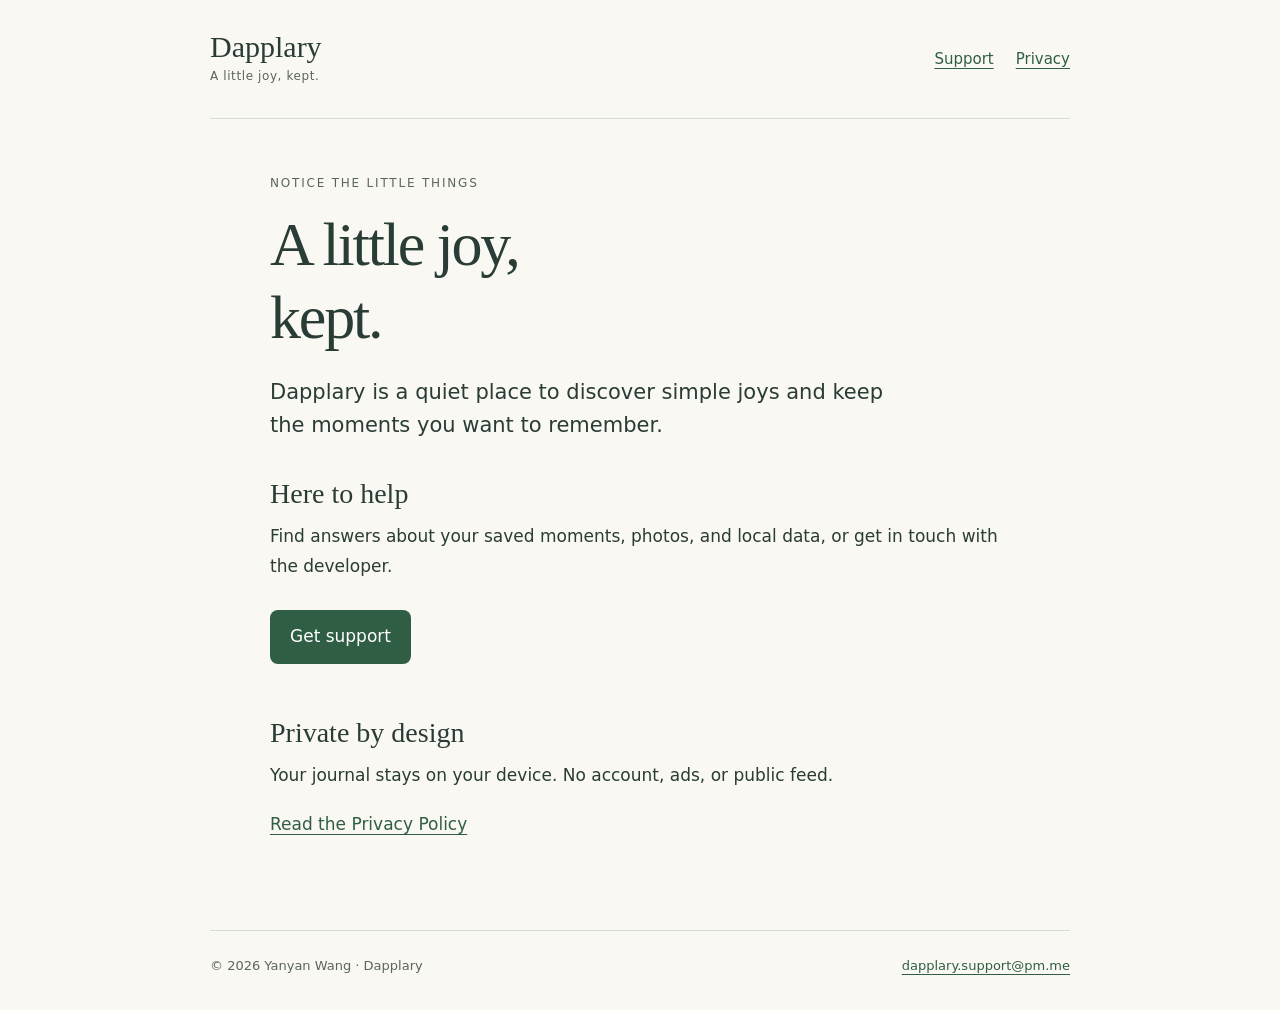
<file: index.html>
<!doctype html>
<html lang="en"><head><meta charset="utf-8"><meta name="viewport" content="width=device-width,initial-scale=1"><meta name="description" content="Official support and privacy information for Dapplary, a private place for life's little joys."><meta name="referrer" content="no-referrer"><title>Help & Privacy · Dapplary</title><link rel="stylesheet" href="styles.css"></head>
<body><a class="skip" href="#main">Skip to content</a><header><a class="brand" href="index.html">Dapplary<span>A little joy, kept.</span></a><nav aria-label="Main"><a href="support.html">Support</a><a href="privacy.html">Privacy</a></nav></header><main id="main"><p class="eyebrow">Notice the little things</p><h1>A little joy,<br>kept.</h1><p class="intro">Dapplary is a quiet place to discover simple joys and keep the moments you want to remember.</p><h2>Here to help</h2><p>Find answers about your saved moments, photos, and local data, or get in touch with the developer.</p><a class="button" href="support.html">Get support</a><h2>Private by design</h2><p>Your journal stays on your device. No account, ads, or public feed.</p><p><a href="privacy.html">Read the Privacy Policy</a></p></main><footer><span>© 2026 Yanyan Wang · Dapplary</span><a href="mailto:dapplary.support@pm.me">dapplary.support@pm.me</a></footer></body></html>
</file>
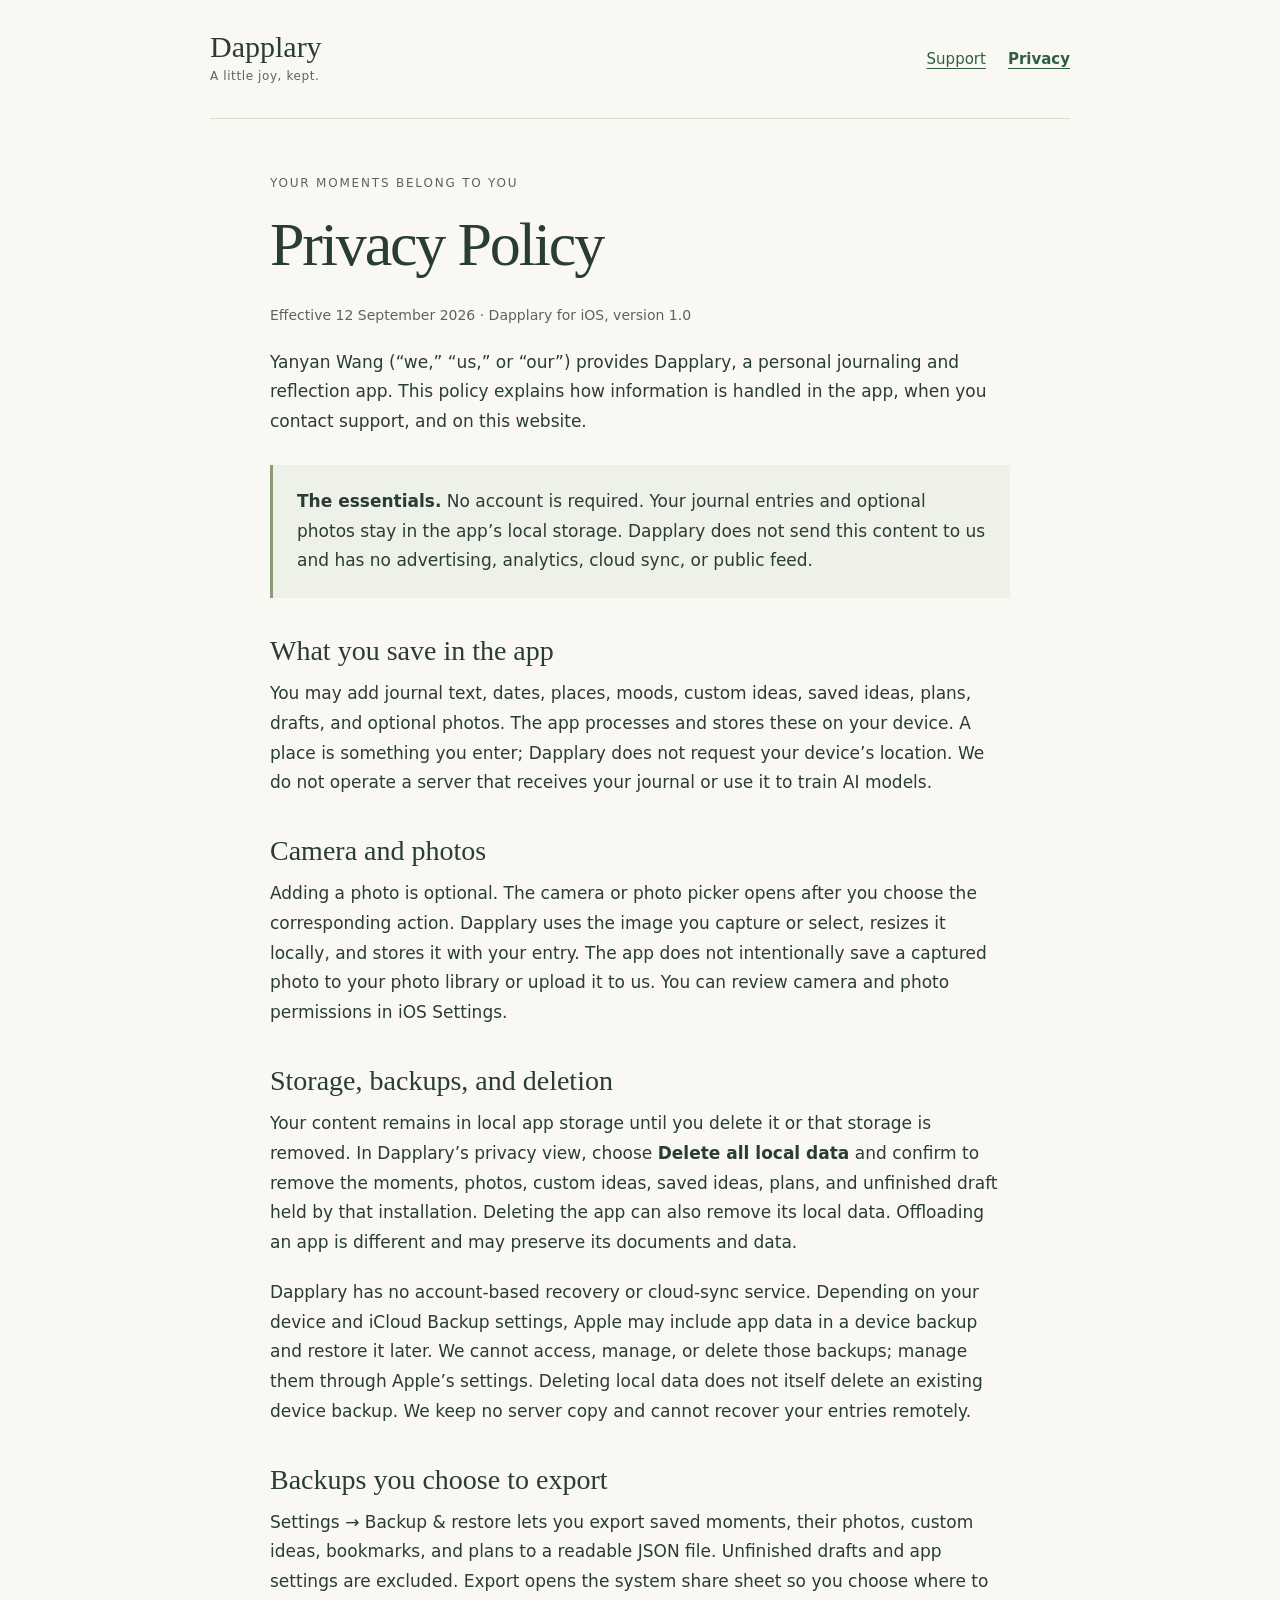
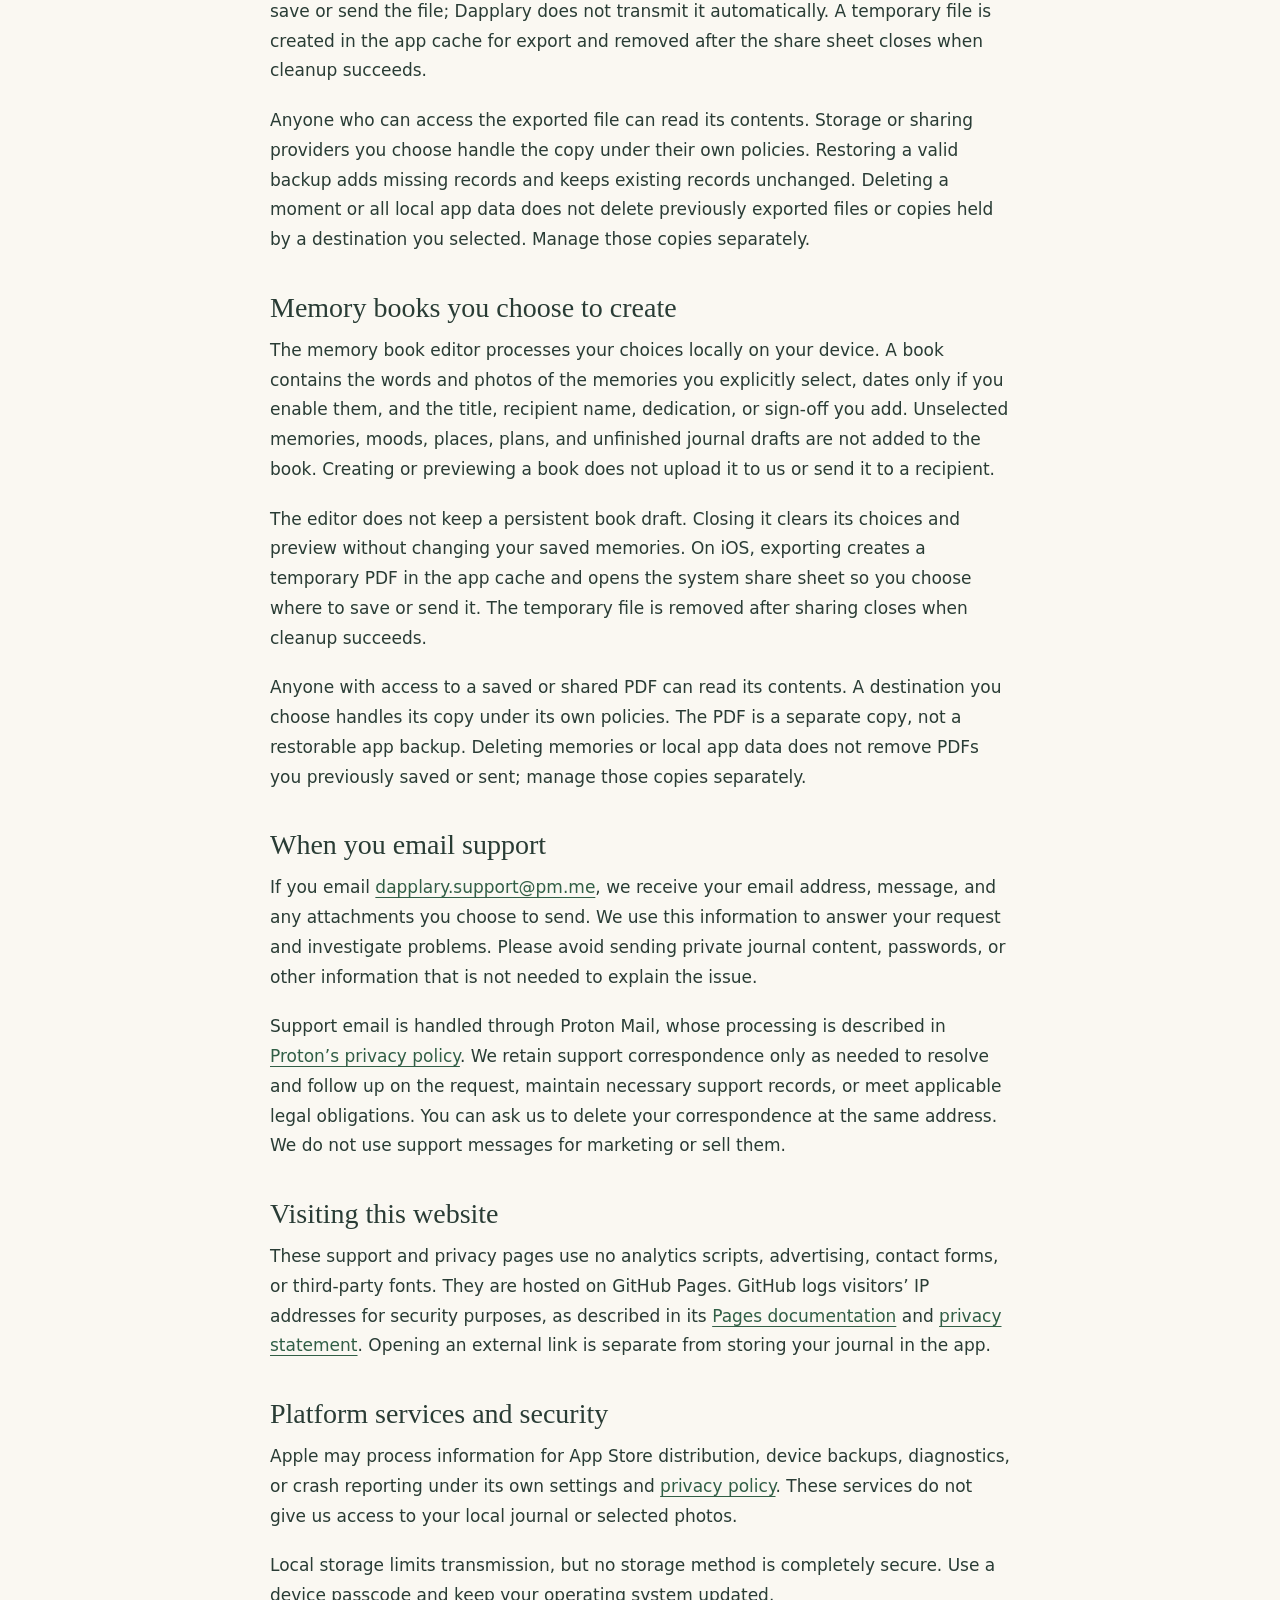
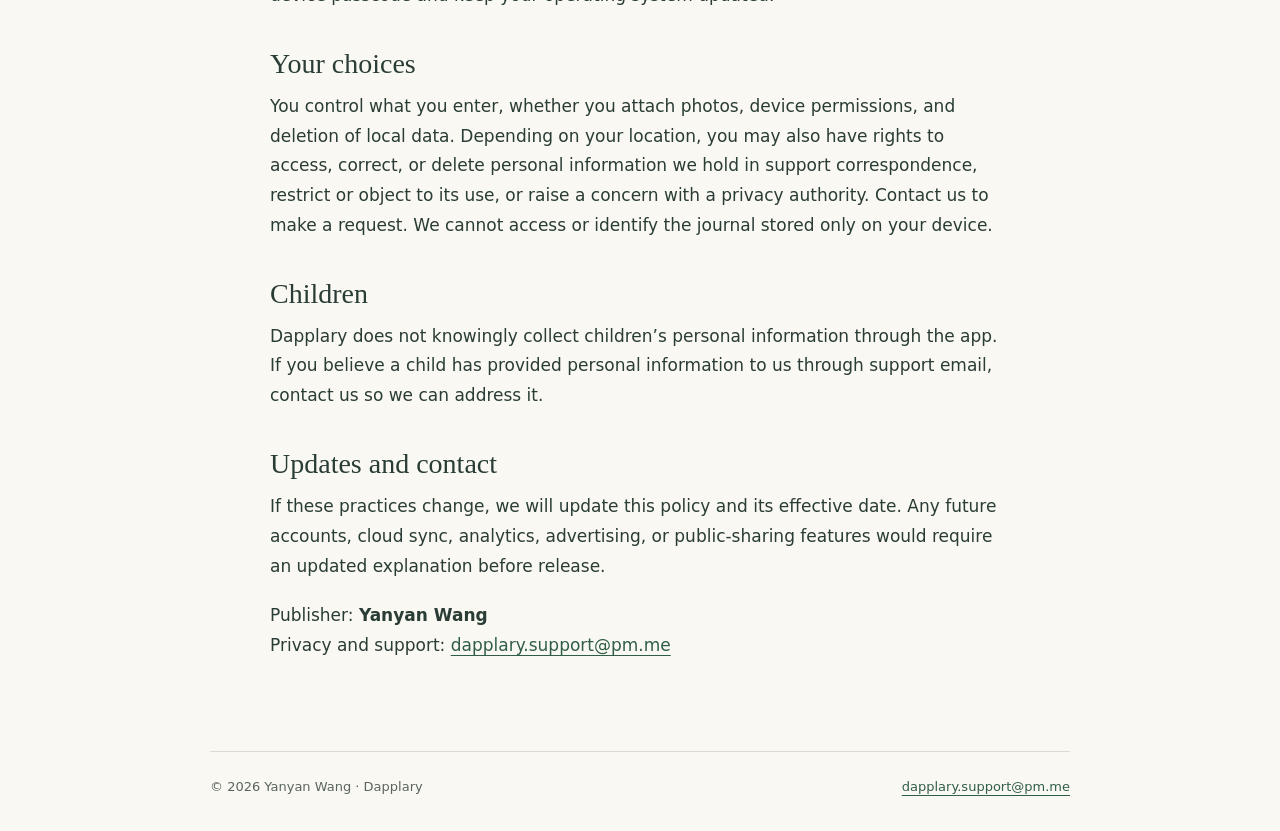
<file: privacy.html>
<!doctype html>
<html lang="en"><head><meta charset="utf-8"><meta name="viewport" content="width=device-width,initial-scale=1"><meta name="description" content="How Dapplary handles your local journal, optional photos, support emails, and visits to this website."><meta name="referrer" content="no-referrer"><title>Privacy Policy · Dapplary</title><link rel="stylesheet" href="styles.css"></head>
<body><a class="skip" href="#main">Skip to content</a><header><a class="brand" href="index.html">Dapplary<span>A little joy, kept.</span></a><nav aria-label="Main"><a href="support.html">Support</a><a href="privacy.html" aria-current="page">Privacy</a></nav></header><main id="main"><p class="eyebrow">Your moments belong to you</p><h1>Privacy Policy</h1><p class="meta">Effective 12 September 2026 · Dapplary for iOS, version 1.0</p><p>Yanyan Wang (“we,” “us,” or “our”) provides Dapplary, a personal journaling and reflection app. This policy explains how information is handled in the app, when you contact support, and on this website.</p>
<div class="note"><p><strong>The essentials.</strong> No account is required. Your journal entries and optional photos stay in the app’s local storage. Dapplary does not send this content to us and has no advertising, analytics, cloud sync, or public feed.</p></div>
<h2>What you save in the app</h2><p>You may add journal text, dates, places, moods, custom ideas, saved ideas, plans, drafts, and optional photos. The app processes and stores these on your device. A place is something you enter; Dapplary does not request your device’s location. We do not operate a server that receives your journal or use it to train AI models.</p>
<h2>Camera and photos</h2><p>Adding a photo is optional. The camera or photo picker opens after you choose the corresponding action. Dapplary uses the image you capture or select, resizes it locally, and stores it with your entry. The app does not intentionally save a captured photo to your photo library or upload it to us. You can review camera and photo permissions in iOS Settings.</p>
<h2>Storage, backups, and deletion</h2><p>Your content remains in local app storage until you delete it or that storage is removed. In Dapplary’s privacy view, choose <strong>Delete all local data</strong> and confirm to remove the moments, photos, custom ideas, saved ideas, plans, and unfinished draft held by that installation. Deleting the app can also remove its local data. Offloading an app is different and may preserve its documents and data.</p><p>Dapplary has no account-based recovery or cloud-sync service. Depending on your device and iCloud Backup settings, Apple may include app data in a device backup and restore it later. We cannot access, manage, or delete those backups; manage them through Apple’s settings. Deleting local data does not itself delete an existing device backup. We keep no server copy and cannot recover your entries remotely.</p>
<h2>Backups you choose to export</h2><p>Settings → Backup &amp; restore lets you export saved moments, their photos, custom ideas, bookmarks, and plans to a readable JSON file. Unfinished drafts and app settings are excluded. Export opens the system share sheet so you choose where to save or send the file; Dapplary does not transmit it automatically. A temporary file is created in the app cache for export and removed after the share sheet closes when cleanup succeeds.</p><p>Anyone who can access the exported file can read its contents. Storage or sharing providers you choose handle the copy under their own policies. Restoring a valid backup adds missing records and keeps existing records unchanged. Deleting a moment or all local app data does not delete previously exported files or copies held by a destination you selected. Manage those copies separately.</p>
<h2>Memory books you choose to create</h2><p>The memory book editor processes your choices locally on your device. A book contains the words and photos of the memories you explicitly select, dates only if you enable them, and the title, recipient name, dedication, or sign-off you add. Unselected memories, moods, places, plans, and unfinished journal drafts are not added to the book. Creating or previewing a book does not upload it to us or send it to a recipient.</p><p>The editor does not keep a persistent book draft. Closing it clears its choices and preview without changing your saved memories. On iOS, exporting creates a temporary PDF in the app cache and opens the system share sheet so you choose where to save or send it. The temporary file is removed after sharing closes when cleanup succeeds.</p><p>Anyone with access to a saved or shared PDF can read its contents. A destination you choose handles its copy under its own policies. The PDF is a separate copy, not a restorable app backup. Deleting memories or local app data does not remove PDFs you previously saved or sent; manage those copies separately.</p>
<h2>When you email support</h2><p>If you email <a href="mailto:dapplary.support@pm.me">dapplary.support@pm.me</a>, we receive your email address, message, and any attachments you choose to send. We use this information to answer your request and investigate problems. Please avoid sending private journal content, passwords, or other information that is not needed to explain the issue.</p><p>Support email is handled through Proton Mail, whose processing is described in <a href="https://proton.me/legal/privacy">Proton’s privacy policy</a>. We retain support correspondence only as needed to resolve and follow up on the request, maintain necessary support records, or meet applicable legal obligations. You can ask us to delete your correspondence at the same address. We do not use support messages for marketing or sell them.</p>
<h2>Visiting this website</h2><p>These support and privacy pages use no analytics scripts, advertising, contact forms, or third-party fonts. They are hosted on GitHub Pages. GitHub logs visitors’ IP addresses for security purposes, as described in its <a href="https://docs.github.com/en/pages/getting-started-with-github-pages/what-is-github-pages#data-collection">Pages documentation</a> and <a href="https://docs.github.com/en/site-policy/privacy-policies/github-general-privacy-statement">privacy statement</a>. Opening an external link is separate from storing your journal in the app.</p>
<h2>Platform services and security</h2><p>Apple may process information for App Store distribution, device backups, diagnostics, or crash reporting under its own settings and <a href="https://www.apple.com/legal/privacy/">privacy policy</a>. These services do not give us access to your local journal or selected photos.</p><p>Local storage limits transmission, but no storage method is completely secure. Use a device passcode and keep your operating system updated.</p>
<h2>Your choices</h2><p>You control what you enter, whether you attach photos, device permissions, and deletion of local data. Depending on your location, you may also have rights to access, correct, or delete personal information we hold in support correspondence, restrict or object to its use, or raise a concern with a privacy authority. Contact us to make a request. We cannot access or identify the journal stored only on your device.</p>
<h2>Children</h2><p>Dapplary does not knowingly collect children’s personal information through the app. If you believe a child has provided personal information to us through support email, contact us so we can address it.</p>
<h2>Updates and contact</h2><p>If these practices change, we will update this policy and its effective date. Any future accounts, cloud sync, analytics, advertising, or public-sharing features would require an updated explanation before release.</p><p>Publisher: <strong>Yanyan Wang</strong><br>Privacy and support: <a href="mailto:dapplary.support@pm.me">dapplary.support@pm.me</a></p></main><footer><span>© 2026 Yanyan Wang · Dapplary</span><a href="mailto:dapplary.support@pm.me">dapplary.support@pm.me</a></footer></body></html>
</file>
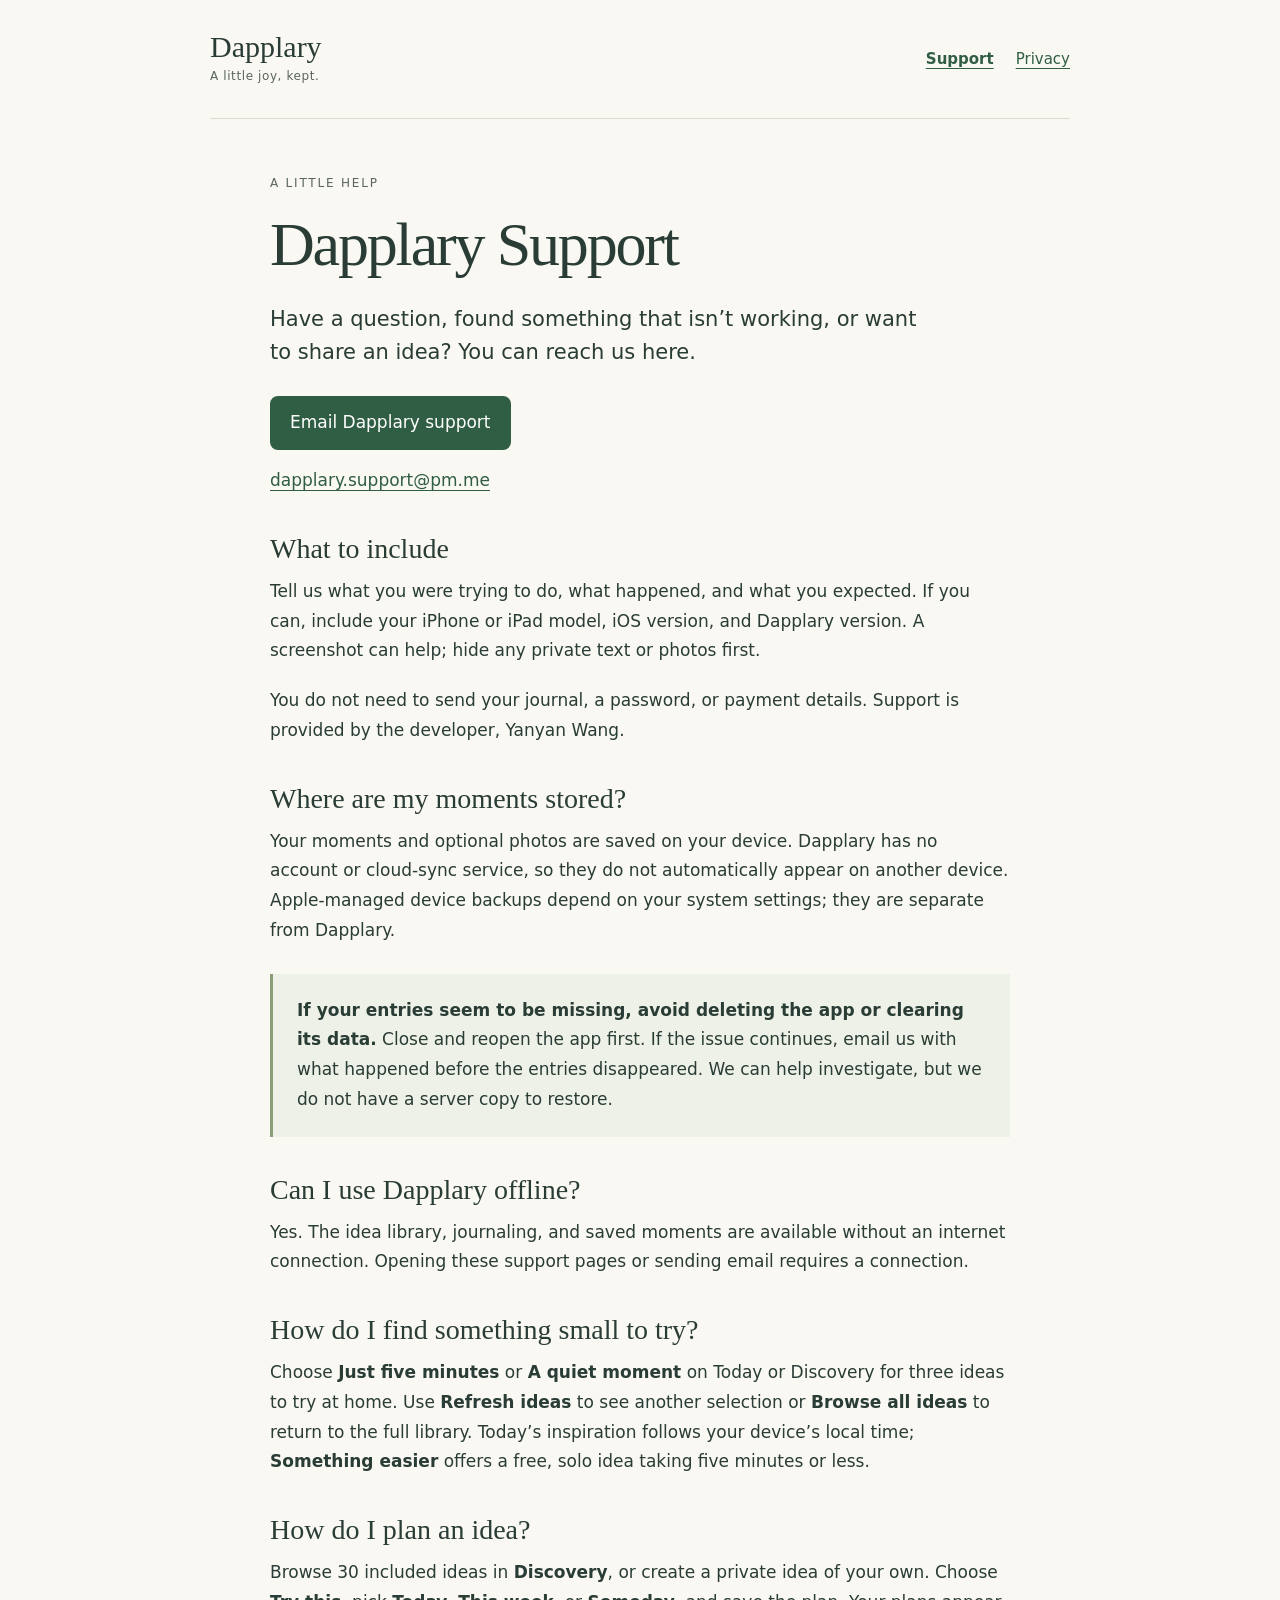
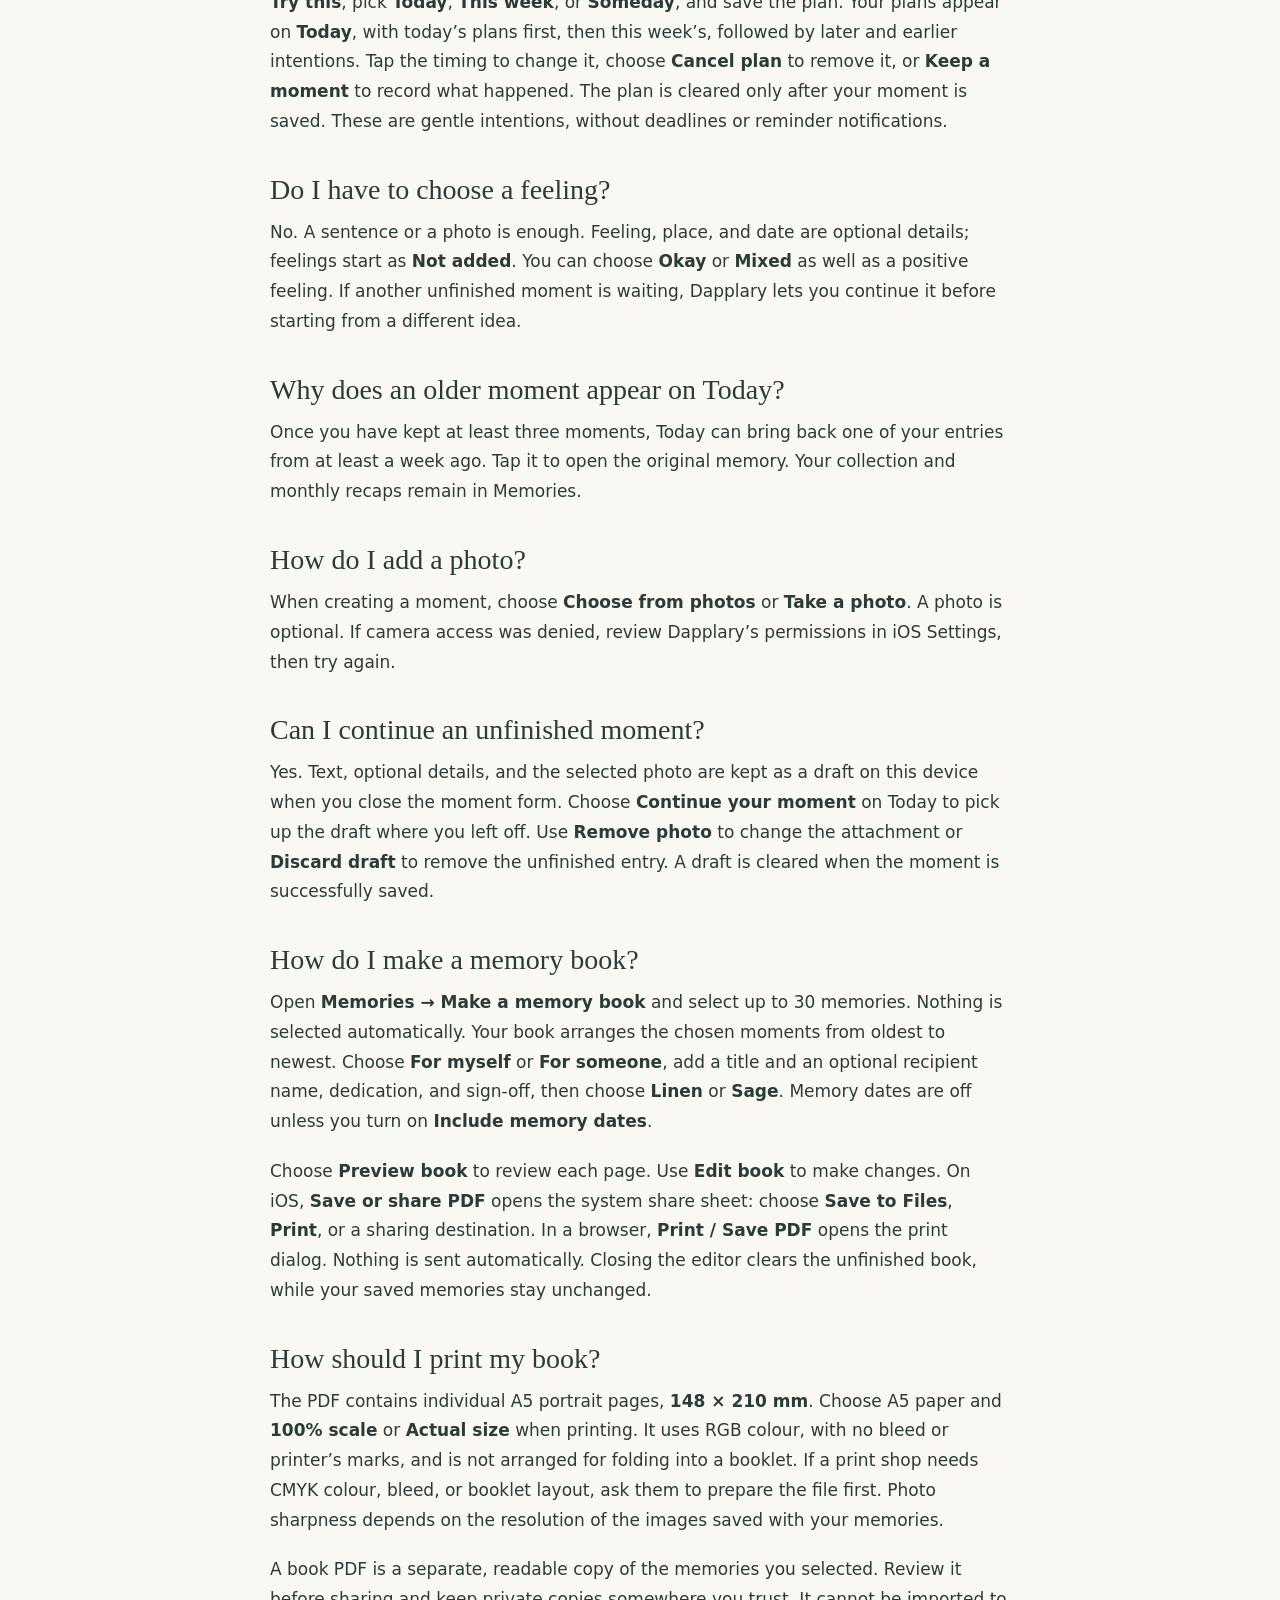
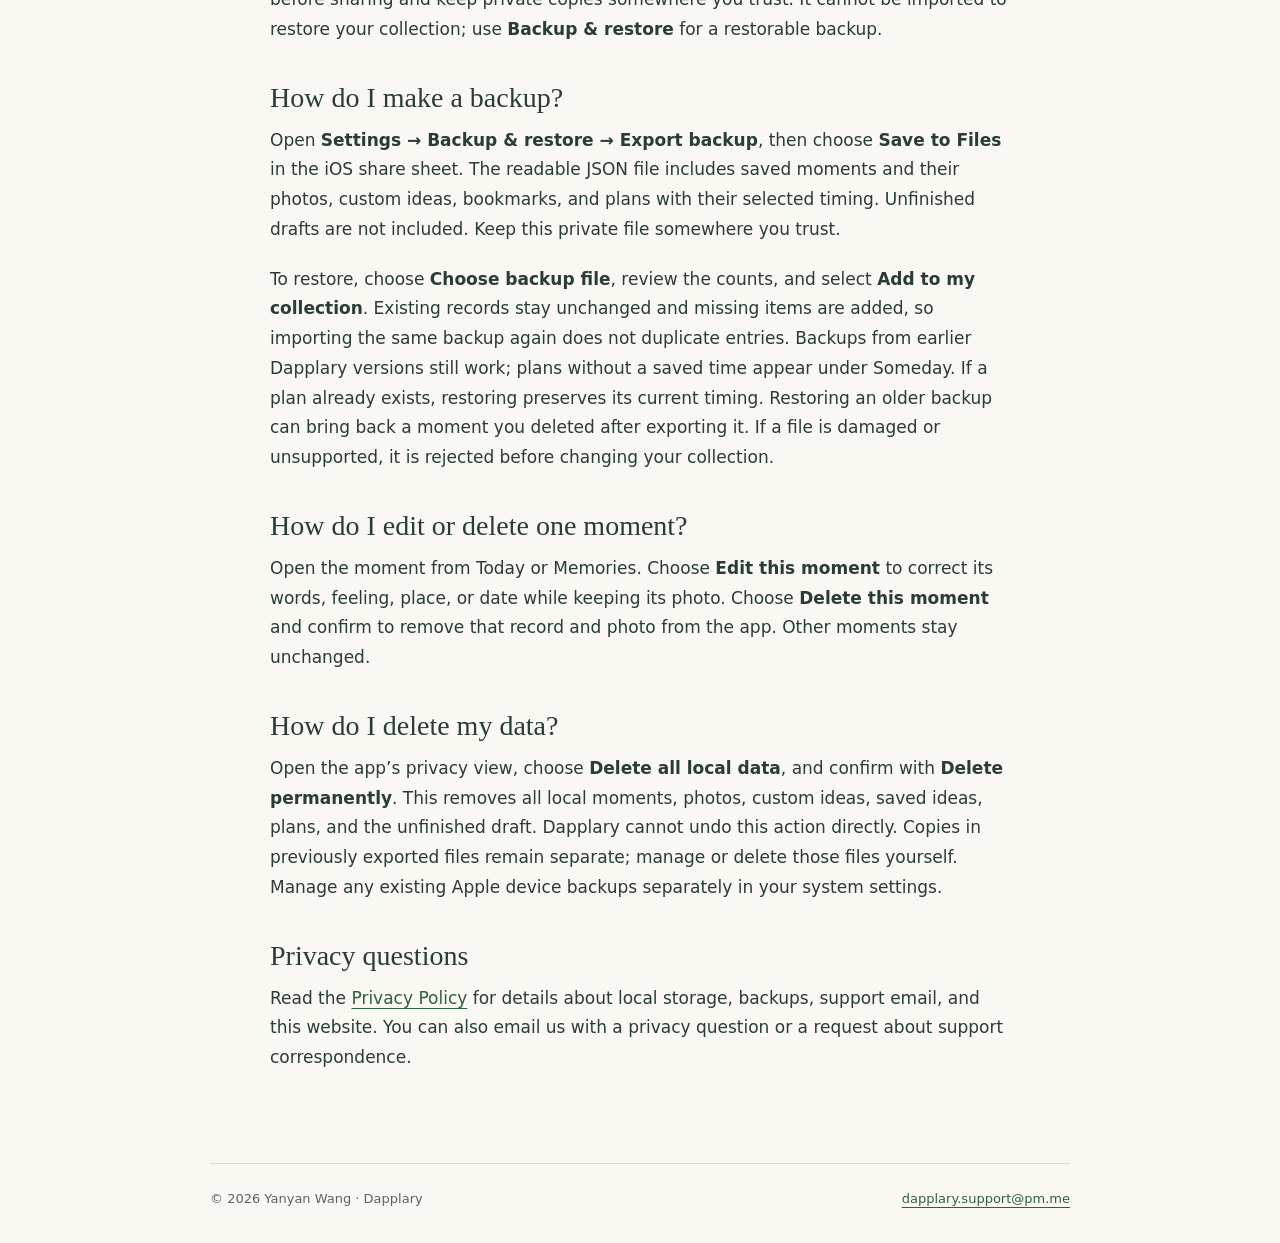
<file: support.html>
<!doctype html>
<html lang="en"><head><meta charset="utf-8"><meta name="viewport" content="width=device-width,initial-scale=1"><meta name="description" content="Get help with Dapplary, local storage, optional photos, and deleting your data."><meta name="referrer" content="no-referrer"><title>Support · Dapplary</title><link rel="stylesheet" href="styles.css"></head>
<body><a class="skip" href="#main">Skip to content</a><header><a class="brand" href="index.html">Dapplary<span>A little joy, kept.</span></a><nav aria-label="Main"><a href="support.html" aria-current="page">Support</a><a href="privacy.html">Privacy</a></nav></header><main id="main"><p class="eyebrow">A little help</p><h1>Dapplary Support</h1><p class="intro">Have a question, found something that isn’t working, or want to share an idea? You can reach us here.</p><a class="button" href="mailto:dapplary.support@pm.me?subject=Dapplary%20support">Email Dapplary support</a><p><a href="mailto:dapplary.support@pm.me">dapplary.support@pm.me</a></p>
<h2>What to include</h2><p>Tell us what you were trying to do, what happened, and what you expected. If you can, include your iPhone or iPad model, iOS version, and Dapplary version. A screenshot can help; hide any private text or photos first.</p><p>You do not need to send your journal, a password, or payment details. Support is provided by the developer, Yanyan Wang.</p>
<h2>Where are my moments stored?</h2><p>Your moments and optional photos are saved on your device. Dapplary has no account or cloud-sync service, so they do not automatically appear on another device. Apple-managed device backups depend on your system settings; they are separate from Dapplary.</p>
<div class="note"><p><strong>If your entries seem to be missing, avoid deleting the app or clearing its data.</strong> Close and reopen the app first. If the issue continues, email us with what happened before the entries disappeared. We can help investigate, but we do not have a server copy to restore.</p></div>
<h2>Can I use Dapplary offline?</h2><p>Yes. The idea library, journaling, and saved moments are available without an internet connection. Opening these support pages or sending email requires a connection.</p>
<h2>How do I find something small to try?</h2><p>Choose <strong>Just five minutes</strong> or <strong>A quiet moment</strong> on Today or Discovery for three ideas to try at home. Use <strong>Refresh ideas</strong> to see another selection or <strong>Browse all ideas</strong> to return to the full library. Today’s inspiration follows your device’s local time; <strong>Something easier</strong> offers a free, solo idea taking five minutes or less.</p>
<h2>How do I plan an idea?</h2><p>Browse 30 included ideas in <strong>Discovery</strong>, or create a private idea of your own. Choose <strong>Try this</strong>, pick <strong>Today</strong>, <strong>This week</strong>, or <strong>Someday</strong>, and save the plan. Your plans appear on <strong>Today</strong>, with today’s plans first, then this week’s, followed by later and earlier intentions. Tap the timing to change it, choose <strong>Cancel plan</strong> to remove it, or <strong>Keep a moment</strong> to record what happened. The plan is cleared only after your moment is saved. These are gentle intentions, without deadlines or reminder notifications.</p>
<h2>Do I have to choose a feeling?</h2><p>No. A sentence or a photo is enough. Feeling, place, and date are optional details; feelings start as <strong>Not added</strong>. You can choose <strong>Okay</strong> or <strong>Mixed</strong> as well as a positive feeling. If another unfinished moment is waiting, Dapplary lets you continue it before starting from a different idea.</p>
<h2>Why does an older moment appear on Today?</h2><p>Once you have kept at least three moments, Today can bring back one of your entries from at least a week ago. Tap it to open the original memory. Your collection and monthly recaps remain in Memories.</p>
<h2>How do I add a photo?</h2><p>When creating a moment, choose <strong>Choose from photos</strong> or <strong>Take a photo</strong>. A photo is optional. If camera access was denied, review Dapplary’s permissions in iOS Settings, then try again.</p>
<h2>Can I continue an unfinished moment?</h2><p>Yes. Text, optional details, and the selected photo are kept as a draft on this device when you close the moment form. Choose <strong>Continue your moment</strong> on Today to pick up the draft where you left off. Use <strong>Remove photo</strong> to change the attachment or <strong>Discard draft</strong> to remove the unfinished entry. A draft is cleared when the moment is successfully saved.</p>
<h2>How do I make a memory book?</h2><p>Open <strong>Memories → Make a memory book</strong> and select up to 30 memories. Nothing is selected automatically. Your book arranges the chosen moments from oldest to newest. Choose <strong>For myself</strong> or <strong>For someone</strong>, add a title and an optional recipient name, dedication, and sign-off, then choose <strong>Linen</strong> or <strong>Sage</strong>. Memory dates are off unless you turn on <strong>Include memory dates</strong>.</p><p>Choose <strong>Preview book</strong> to review each page. Use <strong>Edit book</strong> to make changes. On iOS, <strong>Save or share PDF</strong> opens the system share sheet: choose <strong>Save to Files</strong>, <strong>Print</strong>, or a sharing destination. In a browser, <strong>Print / Save PDF</strong> opens the print dialog. Nothing is sent automatically. Closing the editor clears the unfinished book, while your saved memories stay unchanged.</p>
<h2>How should I print my book?</h2><p>The PDF contains individual A5 portrait pages, <strong>148 × 210 mm</strong>. Choose A5 paper and <strong>100% scale</strong> or <strong>Actual size</strong> when printing. It uses RGB colour, with no bleed or printer’s marks, and is not arranged for folding into a booklet. If a print shop needs CMYK colour, bleed, or booklet layout, ask them to prepare the file first. Photo sharpness depends on the resolution of the images saved with your memories.</p><p>A book PDF is a separate, readable copy of the memories you selected. Review it before sharing and keep private copies somewhere you trust. It cannot be imported to restore your collection; use <strong>Backup &amp; restore</strong> for a restorable backup.</p>
<h2>How do I make a backup?</h2><p>Open <strong>Settings → Backup &amp; restore → Export backup</strong>, then choose <strong>Save to Files</strong> in the iOS share sheet. The readable JSON file includes saved moments and their photos, custom ideas, bookmarks, and plans with their selected timing. Unfinished drafts are not included. Keep this private file somewhere you trust.</p><p>To restore, choose <strong>Choose backup file</strong>, review the counts, and select <strong>Add to my collection</strong>. Existing records stay unchanged and missing items are added, so importing the same backup again does not duplicate entries. Backups from earlier Dapplary versions still work; plans without a saved time appear under Someday. If a plan already exists, restoring preserves its current timing. Restoring an older backup can bring back a moment you deleted after exporting it. If a file is damaged or unsupported, it is rejected before changing your collection.</p>
<h2>How do I edit or delete one moment?</h2><p>Open the moment from Today or Memories. Choose <strong>Edit this moment</strong> to correct its words, feeling, place, or date while keeping its photo. Choose <strong>Delete this moment</strong> and confirm to remove that record and photo from the app. Other moments stay unchanged.</p>
<h2>How do I delete my data?</h2><p>Open the app’s privacy view, choose <strong>Delete all local data</strong>, and confirm with <strong>Delete permanently</strong>. This removes all local moments, photos, custom ideas, saved ideas, plans, and the unfinished draft. Dapplary cannot undo this action directly. Copies in previously exported files remain separate; manage or delete those files yourself. Manage any existing Apple device backups separately in your system settings.</p>
<h2>Privacy questions</h2><p>Read the <a href="privacy.html">Privacy Policy</a> for details about local storage, backups, support email, and this website. You can also email us with a privacy question or a request about support correspondence.</p></main><footer><span>© 2026 Yanyan Wang · Dapplary</span><a href="mailto:dapplary.support@pm.me">dapplary.support@pm.me</a></footer></body></html>
</file>
<file: styles.css>
:root{color-scheme:light;--ink:#293c35;--muted:#59655e;--paper:#faf8f2;--line:#d8ddd1;--accent:#305e45}*{box-sizing:border-box}body{margin:0;background:var(--paper);color:var(--ink);font:17px/1.75 system-ui,-apple-system,BlinkMacSystemFont,"Segoe UI",sans-serif}a{color:var(--accent);text-underline-offset:4px;overflow-wrap:anywhere}a:hover{text-decoration-thickness:2px}a:focus-visible{outline:3px solid var(--accent);outline-offset:5px}header,main,footer{width:min(860px,calc(100% - 40px));margin-inline:auto}header{display:flex;justify-content:space-between;align-items:center;gap:24px;padding:30px 0;border-bottom:1px solid var(--line)}.brand{font:30px Georgia,serif;text-decoration:none;color:var(--ink)}.brand span{display:block;font:12px/2 system-ui,sans-serif;letter-spacing:.05em;color:var(--muted)}nav{display:flex;gap:22px;font-size:15px}nav [aria-current]{font-weight:700}main{padding:54px 0 70px;max-width:740px;min-height:65vh}h1,h2{font-family:Georgia,serif;font-weight:400;line-height:1.18}h1{font-size:clamp(40px,7vw,62px);letter-spacing:-.035em;margin:0 0 22px}h2{font-size:28px;margin:36px 0 12px}p,ul,ol{margin:0 0 20px}li{margin-bottom:9px}.eyebrow{text-transform:uppercase;font-size:12px;letter-spacing:.15em;color:var(--muted);margin-bottom:14px}.intro{font-size:21px;line-height:1.55;max-width:650px}.note{background:#eef1e7;border-left:3px solid #8a9d77;padding:22px 24px;margin:28px 0}.note p:last-child{margin-bottom:0}.button{display:inline-block;background:var(--accent);color:#fff;border-radius:8px;padding:12px 20px;text-decoration:none;margin:8px 0 16px}.meta{font-size:14px;color:var(--muted)}footer{border-top:1px solid var(--line);padding:24px 0 32px;display:flex;justify-content:space-between;gap:16px;flex-wrap:wrap;font-size:13px;color:var(--muted)}.skip{position:absolute;top:-100px;left:16px;padding:10px;background:white}.skip:focus{top:10px}@media(max-width:480px){header{align-items:flex-start;gap:14px}nav{gap:14px;padding-top:6px}main{padding-top:36px}.intro{font-size:19px}h2{font-size:25px}}
</file>
